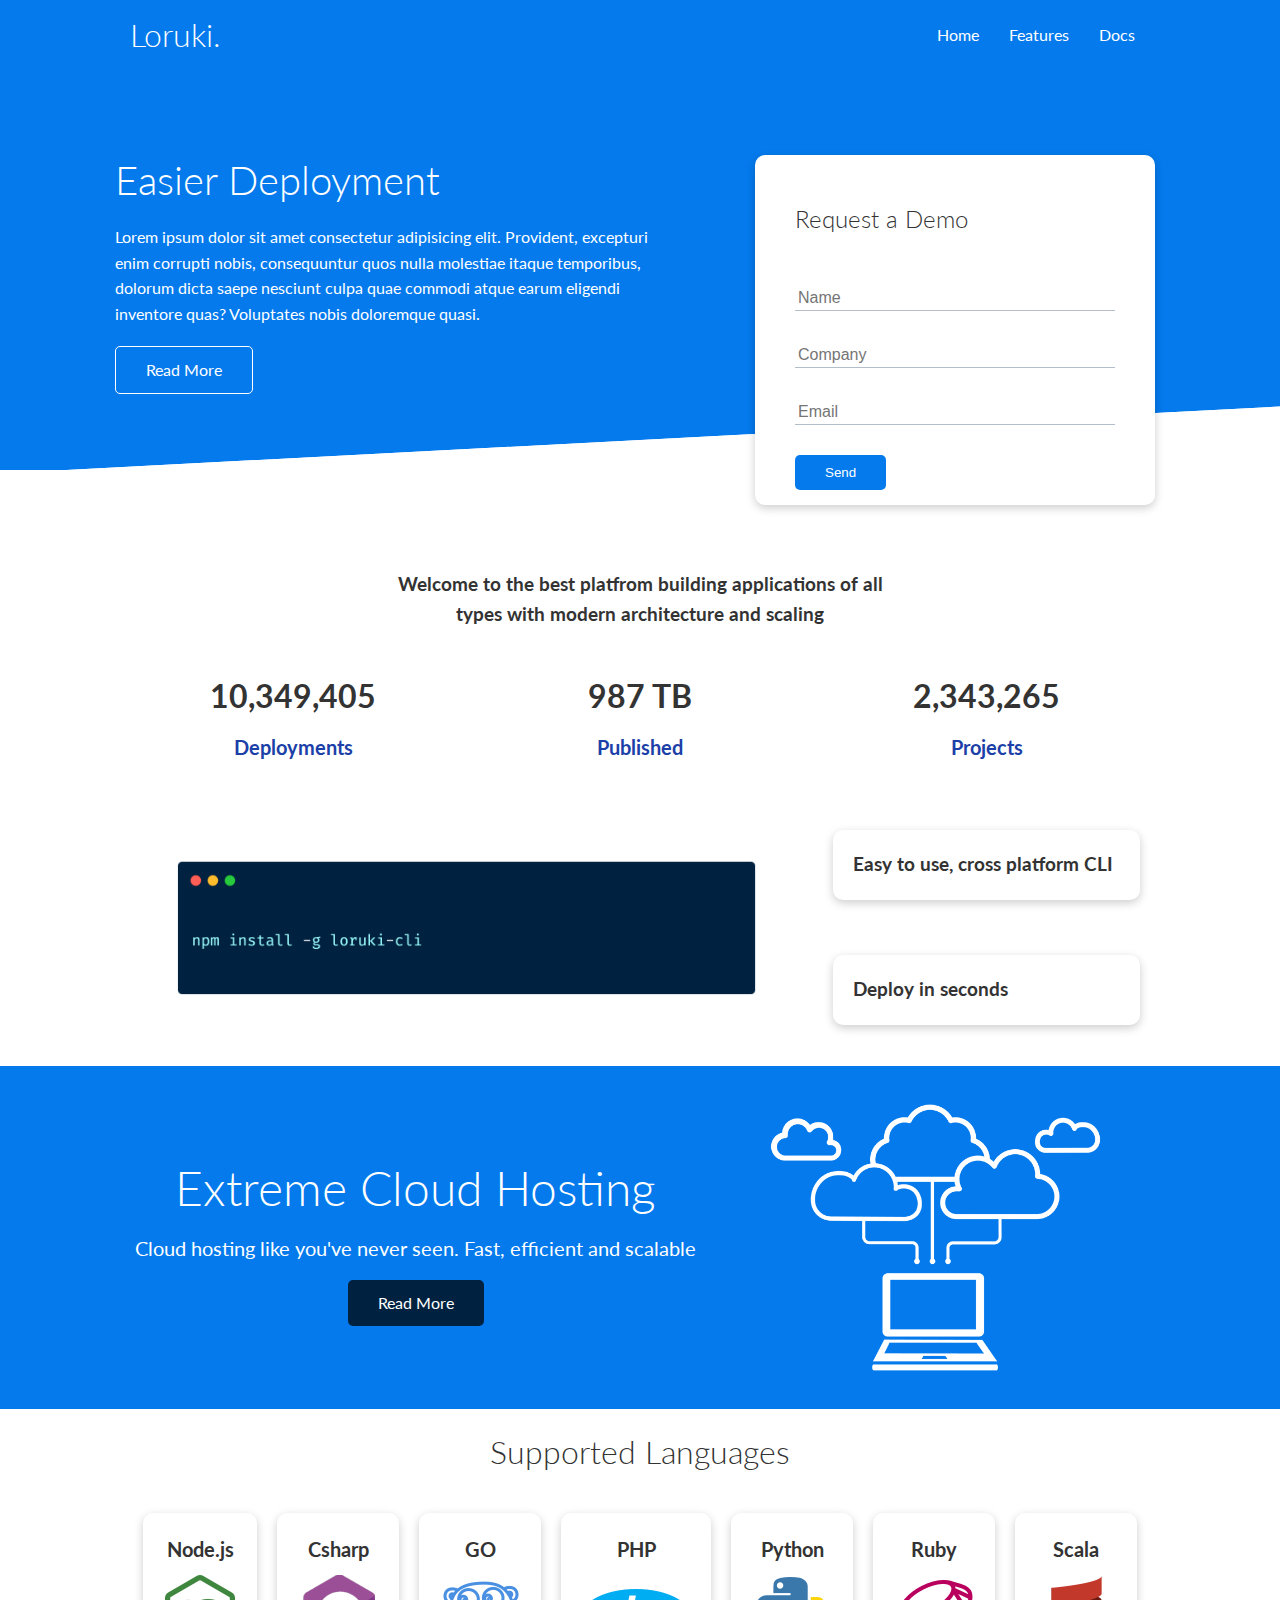
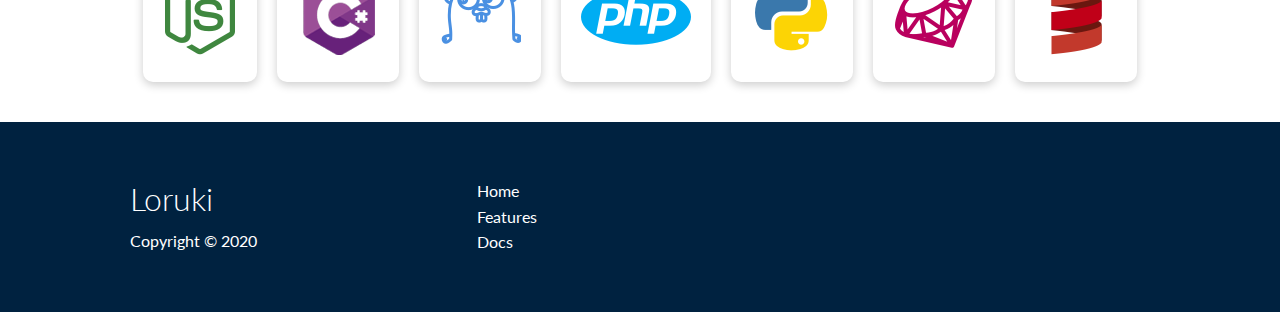
<file: index.html>
<!DOCTYPE html>
<html lang="en">

<head>
    <meta charset="UTF-8">
    <meta name="viewport" content="width=device-width, initial-scale=1.0">
    <link rel="stylesheet" href="css/utilities.css">
    <link rel="stylesheet" href="css/style.css">
    <link rel="stylesheet" href="https://cdnjs.cloudflare.com/ajax/libs/font-awesome/5.15.2/css/all.min.css"
        integrity="sha512-HK5fgLBL+xu6dm/Ii3z4xhlSUyZgTT9tuc/hSrtw6uzJOvgRr2a9jyxxT1ely+B+xFAmJKVSTbpM/CuL7qxO8w=="
        crossorigin="anonymous" />
    <title>Loruki | Cloud Hosting For Everyone</title>

</head>

<body>
    <!-- Navbar -->
    <div class="navbar">
        <div class="container flex">
            <h1 class="logo">Loruki.</h1>
            <nav>
                <ul>
                    <li><a href="index.html">Home</a></li>
                    <li><a href="features.html">Features</a></li>
                    <li><a href="docs.html">Docs</a></li>
                </ul>
            </nav>
        </div>
    </div>

    <!-- Showcase -->
    <section class="showcase">
        <div class="container grid">
            <div class="showcase-text">
                <h1>Easier Deployment</h1>
                <p>Lorem ipsum dolor sit amet consectetur adipisicing elit. Provident, excepturi enim corrupti nobis,
                    consequuntur quos nulla molestiae itaque temporibus, dolorum dicta saepe nesciunt culpa quae commodi
                    atque earum eligendi inventore quas? Voluptates nobis doloremque quasi.</p>
                <a href="features.html" class="btn btn-outline">Read More</a>
            </div>
            <div class="showcase-form card">
                <h2>Request a Demo</h2>
                <form name="contact" method="POST" netlify-honeypot="bot-field" data-netlify="true">
                    <input type="hidden" name="form-name" value="contact">
                    <p class="hidden">
                        <label>Don't fill this out if you'r human: <input name="bot-field"></label>
                    </p>
                    <div class="form-control">
                        <input type="text" name="name" placeholder="Name" required>
                    </div>
                    <div class="form-control">
                        <input type="text" name="company" placeholder="Company" required>
                    </div>
                    <div class="form-control">
                        <input type="email" name="email" placeholder="Email" required>
                    </div>
                    <input type="submit" class="btn btn-primary" value="Send">
                </form>
            </div>
        </div>
    </section>

    <!-- Stats -->
    <section class="stats">
        <div class="container">
            <h3 class="stats-heading text-center my-1">
                Welcome to the best platfrom building applications of all types with modern architecture and scaling
            </h3>

            <div class="grid grid-3 text-center my-4">
                <div>
                    <i class="fas fa-server fa-3x"></i>
                    <h3>10,349,405</h3>
                    <p class="text-secondary">Deployments</p>
                </div>
                <div>
                    <i class="fas fa-upload fa-3x"></i>
                    <h3>987 TB</h3>
                    <p class="text-secondary">Published</p>
                </div>
                <div>
                    <i class="fas fa-project-diagram fa-3x"></i>
                    <h3>2,343,265</h3>
                    <p class="text-secondary">Projects</p>
                </div>
            </div>
        </div>
    </section>

    <!-- Cli -->
    <section class="cli">
        <div class="container grid">
            <img src="images/cli.png" alt="">
            <div class="card">
                <h3>Easy to use, cross platform CLI</h3>
            </div>
            <div class="card">
                <h3>Deploy in seconds</h3>
            </div>
        </div>
    </section>

    <!-- Cloud -->
    <section class="cloud bg-primary my-2 py-2">
        <div class="container grid">
            <div class="text-center">
                <h2 class="lg">Extreme Cloud Hosting</h2>
                <p class="lead my-1">Cloud hosting like you've never seen. Fast, efficient and scalable</p>
                <a href="features.html" class="btn btn-dark">Read More</a>
            </div>
            <img src="images/cloud.png" alt="">
        </div>
    </section>

    <!-- Lenguages -->
    <section class="lenguages">
        <h2 class="md text-center my-2">
            Supported Languages
        </h2>
        <div class="container flex">
            <div class="card">
                <h4>Node.js</h4>
                <img src="images/logos/node.png" alt="">
            </div>

            <div class="card">
                <h4>Csharp</h4>
                <img src="images/logos/csharp.png" alt="">
            </div>
            <div class="card">
                <h4>GO</h4>
                <img src="images/logos/go.png" alt="">
            </div>
            <div class="card">
                <h4>PHP</h4>
                <img src="images/logos/php.png" alt="">
            </div>
            <div class="card">
                <h4>Python</h4>
                <img src="images/logos/python.png" alt="">
            </div>
            <div class="card">
                <h4>Ruby</h4>
                <img src="images/logos/ruby.png" alt="">
            </div>
            <div class="card">
                <h4>Scala</h4>
                <img src="images/logos/scala.png" alt="">
            </div>
        </div>
    </section>

    <!-- Footer -->
    <footer class="footer bg-dark py-5">
        <div class="container grid grid-3">
            <div>
                <h1>Loruki</h1>
                <p>Copyright &copy; 2020</p>
            </div>
            <nav>
                <ul>
                    <li><a href="index.html">Home</a></li>
                    <li><a href="features.html">Features</a></li>
                    <li><a href="docs.html">Docs</a></li>
                </ul>
            </nav>
            <div class="social">
                <a href="#"><i class="fab fa-github fa-2x"></i></a>
                <a href="#"><i class="fab fa-facebook fa-2x"></i></a>
                <a href="#"><i class="fab fa-instagram fa-2x"></i></a>
                <a href="#"><i class="fab fa-twitter fa-2x"></i></a>
            </div>
        </div>

    </footer>

</body>

</html>
</file>
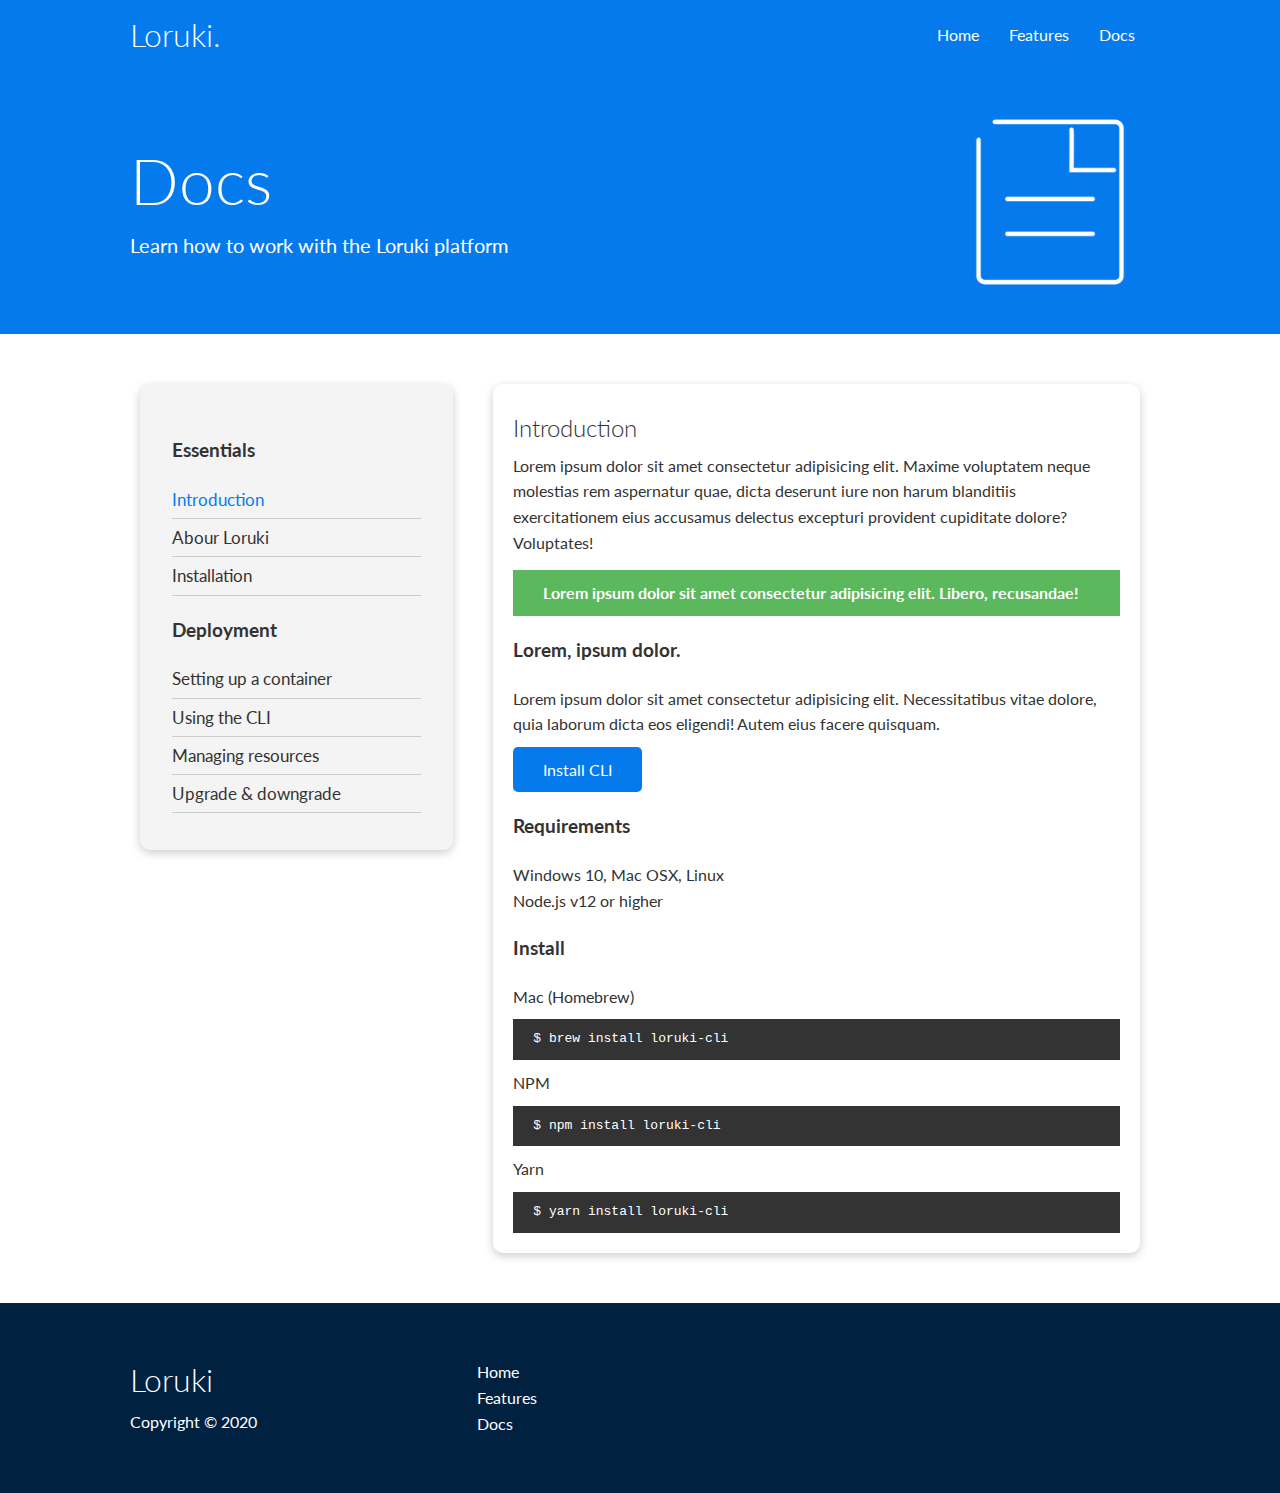
<file: docs.html>
<!DOCTYPE html>
<html lang="en">

<head>
    <meta charset="UTF-8">
    <meta name="viewport" content="width=device-width, initial-scale=1.0">
    <link rel="stylesheet" href="css/utilities.css">
    <link rel="stylesheet" href="css/style.css">
    <link rel="stylesheet" href="https://cdnjs.cloudflare.com/ajax/libs/font-awesome/5.15.2/css/all.min.css"
        integrity="sha512-HK5fgLBL+xu6dm/Ii3z4xhlSUyZgTT9tuc/hSrtw6uzJOvgRr2a9jyxxT1ely+B+xFAmJKVSTbpM/CuL7qxO8w=="
        crossorigin="anonymous" />
    <title>Loruki | Cloud Hosting For Everyone</title>

</head>

<body>
    <!-- Navbar -->
    <div class="navbar">
        <div class="container flex">
            <h1 class="logo">Loruki.</h1>
            <nav>
                <ul>
                    <li><a href="index.html">Home</a></li>
                    <li><a href="features.html">Features</a></li>
                    <li><a href="docs.html">Docs</a></li>
                </ul>
            </nav>
        </div>
    </div>

    <!-- Heada -->
    <section class="docs-head bg-primary py-3">
        <div class="container grid">
            <div>
                <h1 class="xl">Docs</h1>
                <p class="lead">Learn how to work with the Loruki platform</p>
            </div>
            <img src="images/docs.png" alt="">
        </div>
    </section>

    <!-- Docs main -->
    <section class="docs-main my-4">
        <div class="container grid">
            <div class="card bg-light p-3">
                <h3 class="my-2">Essentials</h3>
                <nav>
                    <ul>
                        <li><a class="text-primary" href="#">Introduction</a></li>
                        <li><a href="#">Abour Loruki</a></li>
                        <li><a href="#">Installation</a></li>
                    </ul>
                </nav>

                <h3 class="my-2">Deployment</h3>
                <nav>
                    <ul>
                        <li><a href="#">Setting up a container</a></li>
                        <li><a href="#">Using the CLI</a></li>
                        <li><a href="#">Managing resources</a></li>
                        <li><a href="#">Upgrade & downgrade</a></li>
                    </ul>
                </nav>
            </div>
            <div class="card">
                <h2>Introduction</h2>
                <p>Lorem ipsum dolor sit amet consectetur adipisicing elit. Maxime voluptatem neque molestias rem
                    aspernatur quae, dicta deserunt iure non harum blanditiis exercitationem eius accusamus delectus
                    excepturi provident cupiditate dolore? Voluptates! </p>

                <div class="alert alert-success">
                    <i class="fas fa-info"></i>
                    Lorem ipsum dolor sit amet consectetur adipisicing elit. Libero, recusandae!
                </div>

                <h3>Lorem, ipsum dolor.</h3>
                <p>Lorem ipsum dolor sit amet consectetur adipisicing elit. Necessitatibus vitae dolore, quia laborum
                    dicta eos eligendi! Autem eius facere quisquam.</p>
                <a href="#" class="btn btn-primary">Install CLI</a>

                <h3>Requirements</h3>
                <ul>
                    <li>Windows 10, Mac OSX, Linux</li>
                    <li>Node.js v12 or higher</li>
                </ul>

                <h3>Install</h3>
                <p>Mac (Homebrew)</p>
                <pre><code>$ brew install loruki-cli</code></pre>
                <p>NPM</p>
                <pre><code>$ npm install loruki-cli</code></pre>
                <p>Yarn</p>
                <pre><code>$ yarn install loruki-cli</code></pre>
            </div>
        </div>
    </section>


    <!-- Footer -->
    <footer class="footer bg-dark py-5">
        <div class="container grid grid-3">
            <div>
                <h1>Loruki</h1>
                <p>Copyright &copy; 2020</p>
            </div>
            <nav>
                <ul>
                    <li><a href="index.html">Home</a></li>
                    <li><a href="features.html">Features</a></li>
                    <li><a href="docs.html">Docs</a></li>
                </ul>
            </nav>
            <div class="social">
                <a href="#"><i class="fab fa-github fa-2x"></i></a>
                <a href="#"><i class="fab fa-facebook fa-2x"></i></a>
                <a href="#"><i class="fab fa-instagram fa-2x"></i></a>
                <a href="#"><i class="fab fa-twitter fa-2x"></i></a>
            </div>
        </div>

    </footer>

</body>

</html>
</file>
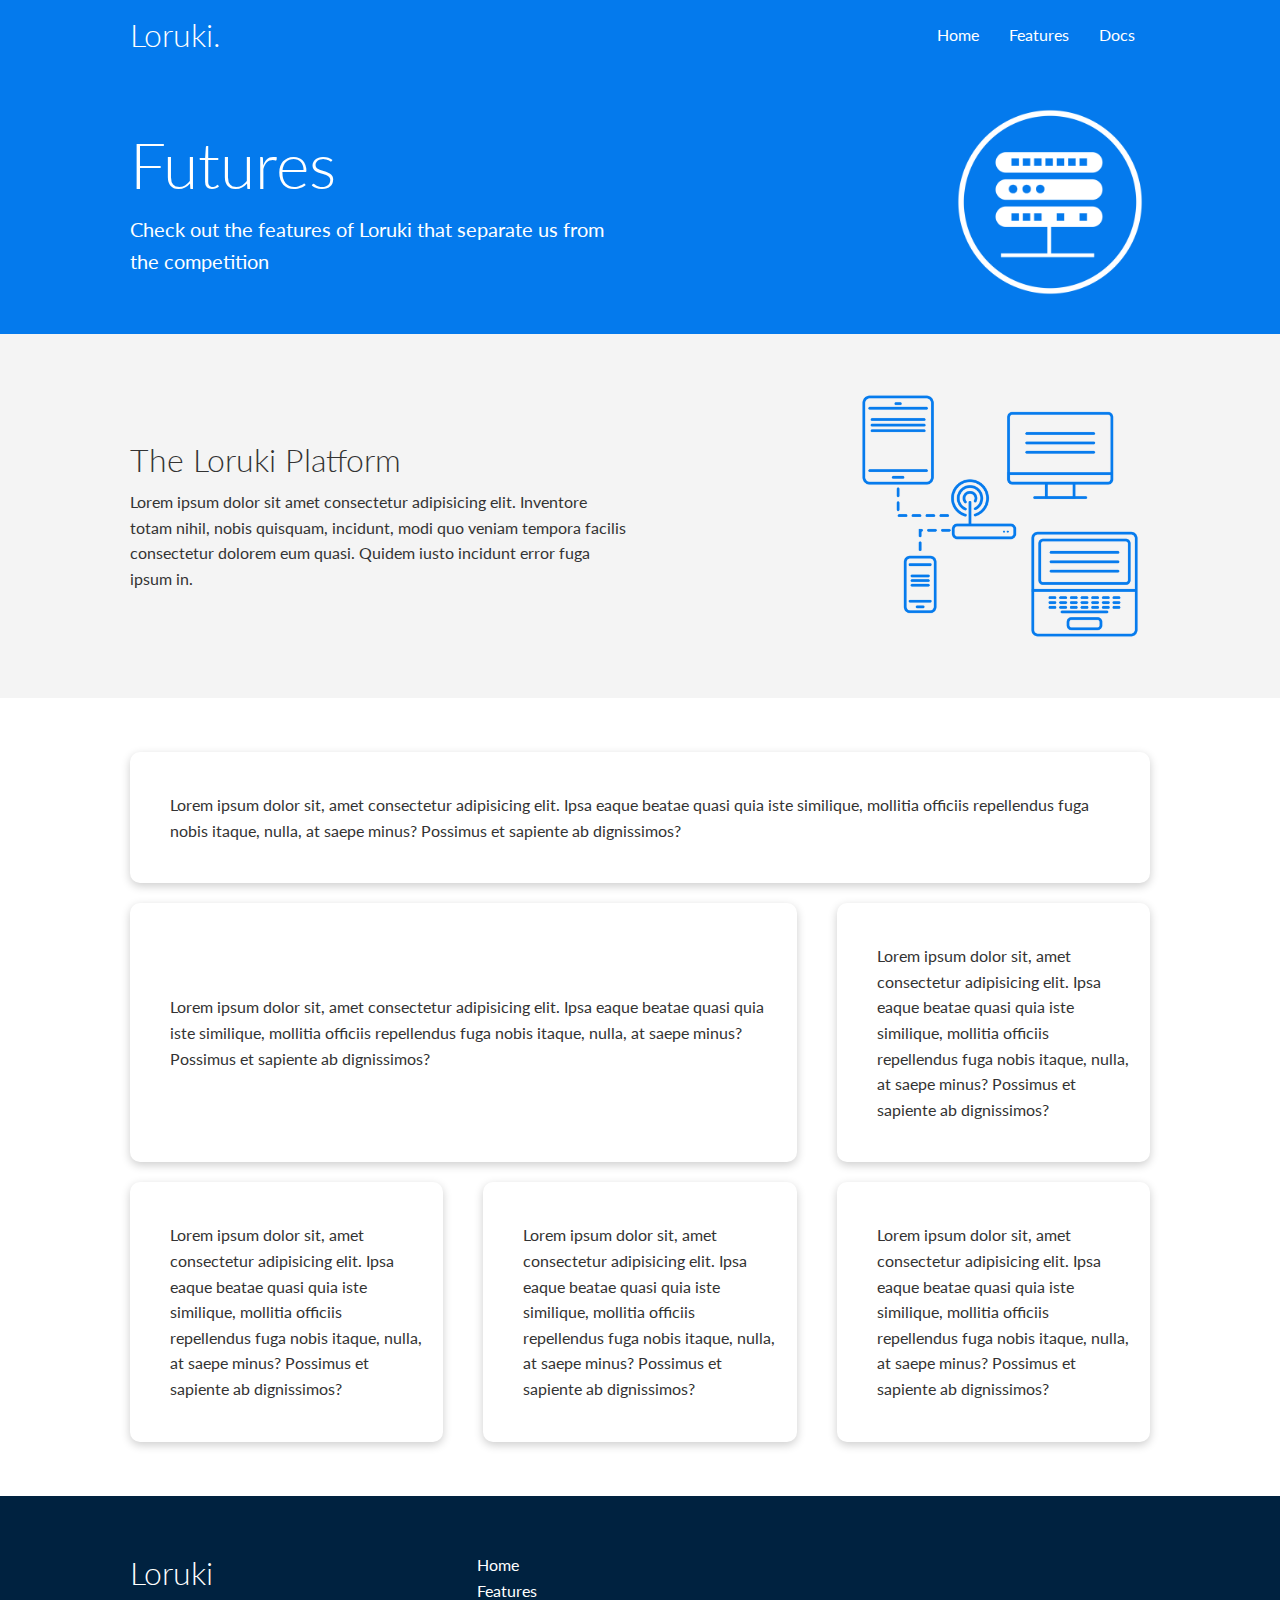
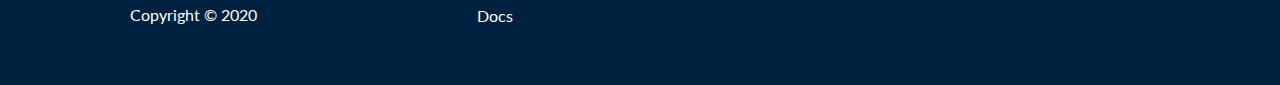
<file: features.html>
<!DOCTYPE html>
<html lang="en">

<head>
    <meta charset="UTF-8">
    <meta name="viewport" content="width=device-width, initial-scale=1.0">
    <link rel="stylesheet" href="css/utilities.css">
    <link rel="stylesheet" href="css/style.css">
    <link rel="stylesheet" href="https://cdnjs.cloudflare.com/ajax/libs/font-awesome/5.15.2/css/all.min.css"
        integrity="sha512-HK5fgLBL+xu6dm/Ii3z4xhlSUyZgTT9tuc/hSrtw6uzJOvgRr2a9jyxxT1ely+B+xFAmJKVSTbpM/CuL7qxO8w=="
        crossorigin="anonymous" />
    <title>Loruki | Cloud Hosting For Everyone</title>

</head>

<body>
    <!-- Navbar -->
    <div class="navbar">
        <div class="container flex">
            <h1 class="logo">Loruki.</h1>
            <nav>
                <ul>
                    <li><a href="index.html">Home</a></li>
                    <li><a href="features.html">Features</a></li>
                    <li><a href="docs.html">Docs</a></li>
                </ul>
            </nav>
        </div>
    </div>

    <!-- Heada -->
    <section class="features-head bg-primary py-3">
        <div class="container grid">
            <div>
                <h1 class="xl">Futures</h1>
                <p class="lead">Check out the features of Loruki that separate us from the competition</p>
            </div>
            <img src="images/server.png" alt="">
        </div>
    </section>

    <!-- Sub head -->
    <section class="features-sub-head bg-light py-3">
        <div class="container grid">
            <div>
                <h1 class="md">The Loruki Platform</h1>
                <p>Lorem ipsum dolor sit amet consectetur adipisicing elit. Inventore totam nihil, nobis
                    quisquam, incidunt, modi quo veniam tempora facilis consectetur dolorem eum quasi. Quidem iusto
                    incidunt error fuga ipsum in.</p>
            </div>
            <img src="images/server2.png" alt="">
        </div>
    </section>

    <!-- Main -->
    <section class="features-main my-2">
        <div class="container grid grid-3">
            <div class="card flex">
                <i class="fas fa-server fa-3x"></i>
                <p>Lorem ipsum dolor sit, amet consectetur adipisicing elit. Ipsa eaque beatae quasi quia iste
                    similique, mollitia officiis repellendus fuga nobis itaque, nulla, at saepe minus? Possimus et
                    sapiente ab dignissimos?</p>
            </div>
            <div class="card flex">
                <i class="fas fa-power-off fa-3x"></i>
                <p>Lorem ipsum dolor sit, amet consectetur adipisicing elit. Ipsa eaque beatae quasi quia iste
                    similique, mollitia officiis repellendus fuga nobis itaque, nulla, at saepe minus? Possimus et
                    sapiente ab dignissimos?</p>
            </div>
            <div class="card flex">
                <i class="fas fa-upload fa-3x"></i>
                <p>Lorem ipsum dolor sit, amet consectetur adipisicing elit. Ipsa eaque beatae quasi quia iste
                    similique, mollitia officiis repellendus fuga nobis itaque, nulla, at saepe minus? Possimus et
                    sapiente ab dignissimos?</p>
            </div>
            <div class="card flex">
                <i class="fas fa-database fa-3x"></i>
                <p>Lorem ipsum dolor sit, amet consectetur adipisicing elit. Ipsa eaque beatae quasi quia iste
                    similique, mollitia officiis repellendus fuga nobis itaque, nulla, at saepe minus? Possimus et
                    sapiente ab dignissimos?</p>
            </div>
            <div class="card flex">
                <i class="fas fa-upload fa-3x"></i>
                <p>Lorem ipsum dolor sit, amet consectetur adipisicing elit. Ipsa eaque beatae quasi quia iste
                    similique, mollitia officiis repellendus fuga nobis itaque, nulla, at saepe minus? Possimus et
                    sapiente ab dignissimos?</p>
            </div>
            <div class="card flex">
                <i class="fas fa-server fa-3x"></i>
                <p>Lorem ipsum dolor sit, amet consectetur adipisicing elit. Ipsa eaque beatae quasi quia iste
                    similique, mollitia officiis repellendus fuga nobis itaque, nulla, at saepe minus? Possimus et
                    sapiente ab dignissimos?</p>
            </div>
        </div>
    </section>

    <!-- Footer -->
    <footer class="footer bg-dark py-5">
        <div class="container grid grid-3">
            <div>
                <h1>Loruki</h1>
                <p>Copyright &copy; 2020</p>
            </div>
            <nav>
                <ul>
                    <li><a href="index.html">Home</a></li>
                    <li><a href="features.html">Features</a></li>
                    <li><a href="docs.html">Docs</a></li>
                </ul>
            </nav>
            <div class="social">
                <a href="#"><i class="fab fa-github fa-2x"></i></a>
                <a href="#"><i class="fab fa-facebook fa-2x"></i></a>
                <a href="#"><i class="fab fa-instagram fa-2x"></i></a>
                <a href="#"><i class="fab fa-twitter fa-2x"></i></a>
            </div>
        </div>

    </footer>

</body>

</html>
</file>
<file: css/utilities.css>
/* Utilities */
.container {
	max-width: 1100px;
	margin: 0 auto;
	overflow: auto;
	padding: 0 40px;
}
.card {
	background-color: #fff;
	color: #333;
	border-radius: 10px;
	box-shadow: 0 3px 10px rgba(0, 0, 0, 0.2);
	padding: 20px;
	margin: 10px;
}
.btn {
	display: inline-block;
	padding: 10px 30px;
	cursor: pointer;
	background: var(--primaryColor);
	color: #fff;
	border: none;
	border-radius: 5px;
}
.btn-outline {
	background-color: transparent;
	border: 1px solid #fff;
}
.btn:hover {
	transform: scale(0.98);
}

/* Backgrounds & color buttons */
.bg-primary,
.btn-primary {
	background-color: var(--primaryColor);
	color: #fff;
}
.bg-secondary,
.btn-secondary {
	background-color: var(--secondaryColor);
	color: #fff;
}
.bg-dark,
.btn-dark {
	background-color: var(--darkColor);
	color: #fff;
}
.bg-light,
.btn-light {
	background-color: var(--lightColor);
	color: #333;
}
.bg-primary a,
.btn-primary a,
.bg-secondary a,
.btn-secondary a,
.bg-dark a,
.btn-dark a {
	color: #fff;
}

/* Text colors */
.text-primary {
	color: var(--primaryColor);
}
.text-secondary {
	color: var(--secondaryColor);
}
.text-dark {
	color: var(--darkColor);
}
.text-light {
	color: var(--lightColor);
}

/* Text sizes */
.lead {
	font-size: 20px;
}
.sm {
	font-size: 1rem;
}
.md {
	font-size: 2rem;
}
.lg {
	font-size: 3rem;
}
.xl {
	font-size: 4rem;
}
.text-center {
	text-align: center;
}

/* Alert */
.alert {
	background-color: var(--lightColor);
	padding: 10px 20px;
	font-weight: bold;
	margin: 15px 0;
}
.alert i {
	margin-right: 10px;
}
.alert-success {
	background-color: var(--successColor);
	color: #fff;
}
.alert-error {
	background-color: var(--errorColor);
	color: #fff;
}

.flex {
	display: flex;
	justify-content: center;
	align-items: center;
	height: 100%;
}
.grid {
	display: grid;
	grid-template-columns: repeat(2, 1fr);
	gap: 20px;
	justify-content: center;
	align-items: center;
	height: 100%;
}
.grid-3 {
	grid-template-columns: repeat(3, 1fr);
}

/* Margin */
.my-1 {
	margin: 1rem 0;
}
.my-2 {
	margin: 1.5rem 0;
}
.my-3 {
	margin: 2rem 0;
}
.my-4 {
	margin: 2.5rem 0;
}
.my-5 {
	margin: 3rem 0;
}
.m-1 {
	margin: 1rem;
}
.m-2 {
	margin: 1.5rem;
}
.m-3 {
	margin: 2rem;
}
.m-4 {
	margin: 2.5rem;
}
.m-5 {
	margin: 3rem;
}

/* Padding */
.py-1 {
	padding: 1rem 0;
}
.py-2 {
	padding: 1.5rem 0;
}
.py-3 {
	padding: 2rem 0;
}
.py-4 {
	padding: 2.5rem 0;
}
.py-5 {
	padding: 3rem 0;
}
.p-1 {
	padding: 1rem;
}
.p-2 {
	padding: 1.5rem;
}
.p-3 {
	padding: 2rem;
}
.p-4 {
	padding: 2.5rem;
}
.p-5 {
	padding: 3rem;
}
</file>
<file: css/style.css>
@import url('https://fonts.googleapis.com/css2?family=Lato:wght@300&display=swap');

:root {
	--primaryColor: #047aed;
	--secondaryColor: #1c3fa8;
	--darkColor: #002240;
	--lightColor: #f4f4f4;

	--successColor: #5cb85c;
	--errorColor: #d9534f;
}

* {
	box-sizing: border-box;
	padding: 0;
	margin: 0;
}
body {
	font-family: 'Lato', sans-serif;
	color: #333;
	line-height: 1.6;
}
ul {
	list-style-type: none;
}
a {
	text-decoration: none;
	color: #333;
}
h1,
h2 {
	font-weight: 300;
	line-height: 1.2;
	margin: 10px 0;
}
p {
	margin: 10px 0;
}
img {
	width: 100%;
}
code,
pre {
	background: #333;
	color: #fff;
	padding: 10px;
}
.hidden {
	visibility: hidden;
	height: 0;
}

/* Navbar */
.navbar {
	background-color: var(--primaryColor);
	color: #fff;
	height: 70px;
}
.navbar .flex {
	display: flex;
	justify-content: space-between;
	align-items: center;
	height: 100%;
}
.navbar ul {
	display: flex;
}
.navbar a {
	color: #fff;
	padding: 10px;
	margin: 0 5px;
}
.navbar a:hover {
	border-bottom: 2px solid #fff;
}

/* Showcase */
.showcase {
	height: 400px;
	background-color: var(--primaryColor);
	color: #fff;
	position: relative;
}
.showcase h1 {
	font-size: 40px;
}
.showcase p {
	margin: 20px 0;
}
.showcase .grid {
	grid-template-columns: 55% 45%;
	gap: 30px;
	overflow: visible;
}
.showcase-text {
	animation: slideInFromLeft 1s ease-in;
}
.showcase-form {
	position: relative;
	top: 60px;
	height: 350px;
	width: 400px;
	padding: 40px;
	z-index: 100;
	justify-self: flex-end;
	animation: slideInFromRight 1s ease-in;
}
.showcase::before,
.showcase::after {
	content: '';
	position: absolute;
	height: 100px;
	bottom: -70px;
	right: 0;
	left: 0;
	background: #fff;
	transform: skewY(-3deg);
	--webkit-transform: skewY(-3deg);
	--moz-transform: skewY(-3deg);
	--ms-transform: skewY(-3deg);
}
.showcase-form .form-control {
	margin: 30px 0;
}
.showcase-form input[type='text'],
.showcase-form input[type='email'] {
	border: 0;
	border-bottom: 1px solid #b4becb;
	width: 100%;
	padding: 3px;
	font-size: 16px;
}
.showcase-form input:focus {
	outline: none;
}

/* Stats */
.stats {
	padding-top: 100px;
	animation: slideInFromBottom 1s ease-in;
}
.stats-heading {
	max-width: 500px;
	margin: auto;
}
.stats .grid h3 {
	font-size: 32px;
}
.stats .grid p {
	font-size: 20px;
	font-weight: bold;
}

/* Cli */
.cli .grid {
	grid-template-columns: repeat(3, 1fr);
	grid-template-rows: repeat(2, 1fr);
}
.cli .grid > *:first-child {
	grid-column: 1 / span 2;
	grid-row: 1 / span 2;
}

/* Cloud */
.cloud .grid {
	grid-template-columns: 4fr 3fr;
}

/* Lenguages */
.lenguages .flex {
	flex-wrap: wrap;
}
.lenguages .card {
	text-align: center;
	margin: 18px 10px 40px;
	transition: transform 0.2s ease;
}
.lenguages .card h4 {
	font-size: 20px;
	margin-bottom: 10px;
}
.lenguages .card:hover {
	transform: translateY(-15px);
}

/* Features */
.features-head img,
.docs-head img {
	width: 200px;
	justify-self: flex-end;
}
.features-sub-head img {
	width: 300px;
	justify-self: flex-end;
}
.features-main .card > i {
	margin-right: 20px;
}
.features-main .grid {
	padding: 30px;
}
.features-main .grid > *:first-child {
	grid-column: 1 / span 3;
}
.features-main .grid > *:nth-child(2) {
	grid-column: 1 / span 2;
}

/* Docs */
.docs-main h3 {
	margin: 20px 0;
}
.docs-main .grid {
	grid-template-columns: 1fr 2fr;
	align-items: flex-start;
}
.docs-main nav li {
	font-size: 17px;
	padding-bottom: 5px;
	margin-bottom: 5px;
	border-bottom: 1px solid #ccc;
}
.docs-main a:hover {
	font-weight: bold;
}

/* Footer */
.footer .social a {
	margin: 0 10px;
}

/* Animation */
@keyframes slideInFromLeft {
	0% {
		transform: translateX(-100%);
	}
	100% {
		transform: translateX(0);
	}
}
@keyframes slideInFromRight {
	0% {
		transform: translateX(100%);
	}
	100% {
		transform: translateX(0);
	}
}
@keyframes slideInFromTop {
	0% {
		transform: translateY(-100%);
	}
	100% {
		transform: translateY(0);
	}
}
@keyframes slideInFromBottom {
	0% {
		transform: translateY(100%);
	}
	100% {
		transform: translateY(0);
	}
}

/* Tablets and under */
@media (max-width: 768px) {
	.grid,
	.showcase .grid,
	.stats .grid,
	.cli .grid,
	.cloud .grid,
	.features-main .grid,
	.docs-main .grid {
		grid-template-columns: 1fr;
		grid-template-rows: 1fr;
	}
	.showcase {
		height: auto;
	}
	.showcase-text {
		text-align: center;
		margin-top: 40px;
		animation: slideInFromTop 1s ease-in;
	}
	.showcase-form {
		justify-self: center;
		margin: auto;
		animation: slideInFromBottom 1s ease-in;
	}
	.cli .grid > *:first-child {
		grid-column: 1;
		grid-row: 1;
	}
	.features-head,
	.features-sub-head,
	.docs-head {
		text-align: center;
	}
	.features-head img,
	.features-sub-head img,
	.docs-head img {
		justify-self: center;
	}
	.features-main .grid > *:first-child,
	.features-main .grid > *:nth-child(2) {
		grid-column: 1;
	}
}

/* Mobile */
@media (max-width: 500px) {
	.navbar {
		height: 110px;
	}
	.navbar .flex {
		flex-direction: column;
	}
	.navbar ul {
		padding: 10px;
		background-color: rgba(0, 0, 0, 0.1);
	}
}
</file>
